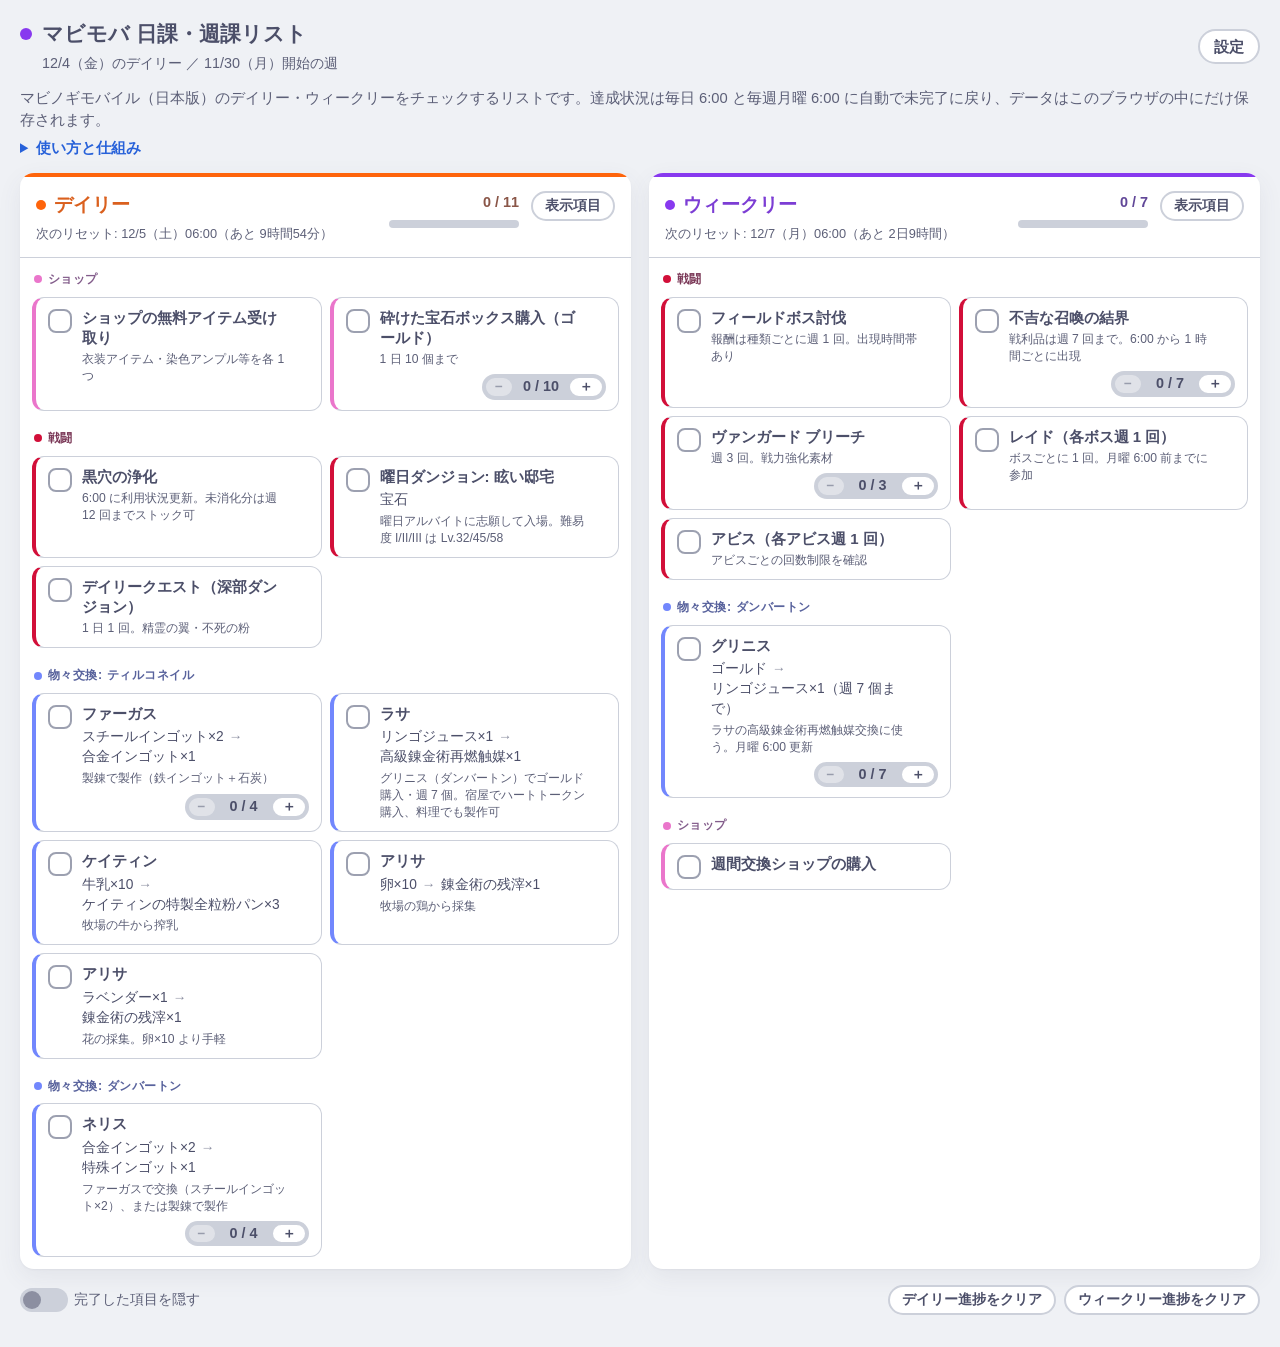
<file: index.html>
<!DOCTYPE html>
<html lang="ja" data-flavor="auto">
<head>
  <meta charset="UTF-8">
  <meta name="viewport" content="width=device-width, initial-scale=1">
  <meta name="color-scheme" content="light dark">
  <!-- 保存済みのフレーバーを CSS 読み込み前に反映して、ダーク設定時のちらつきを防ぐ -->
  <script data-flavor-init>
    (function () {
      try {
        var s = JSON.parse(localStorage.getItem("mabimoba_worklist_v1") || "{}");
        var st = s && s.settings ? s.settings : {};
        var f = st.flavor;
        if (["auto", "latte", "frappe", "macchiato", "mocha"].indexOf(f) < 0) {
          f = st.theme === "light" ? "latte" : st.theme === "dark" ? "mocha" : "auto";
        }
        document.documentElement.setAttribute("data-flavor", f);
      } catch (e) { /* 保存データが読めなければ auto のまま */ }
    })();
  </script>
  <title>マビノギモバイル 日課・週課チェックリスト | マビモバ日課リスト</title>
  <meta name="description" content="マビノギモバイル（日本版）のデイリー・ウィークリーをブラウザでチェックできる無料ツール。毎日 6:00・月曜 6:00 に自動リセット。物々交換 82 件、曜日ダンジョン、表示項目のカスタマイズに対応。ログイン不要、データはブラウザに保存。">
  <link rel="canonical" href="https://mabimobaworklist.tyuukiti.com/">
  <meta name="robots" content="index,follow">
  <meta name="google-site-verification" content="lI6BuKmlCjTkz-jt9MV4pf7I6gD5UrAS1mzYM55zUFA">
  <meta name="theme-color" content="#eff1f5" media="(prefers-color-scheme: light)">
  <meta name="theme-color" content="#1e1e2e" media="(prefers-color-scheme: dark)">
  <link rel="icon" href="favicon.ico" sizes="any">
  <link rel="icon" href="assets/favicon-32x32.png" type="image/png" sizes="32x32">
  <link rel="icon" href="assets/favicon-16x16.png" type="image/png" sizes="16x16">
  <link rel="apple-touch-icon" href="assets/apple-touch-icon.png">
  <link rel="manifest" href="manifest.webmanifest">
  <!-- SNS 共有カード（OGP / Twitter） -->
  <meta property="og:type" content="website">
  <meta property="og:site_name" content="マビモバ 日課・週課リスト">
  <meta property="og:title" content="マビノギモバイル 日課・週課チェックリスト">
  <meta property="og:description" content="デイリー・ウィークリーを毎日 6:00／月曜 6:00 に自動リセット。物々交換 82 件を収録。ログイン不要、データはブラウザ保存。">
  <meta property="og:url" content="https://mabimobaworklist.tyuukiti.com/">
  <meta property="og:image" content="https://mabimobaworklist.tyuukiti.com/assets/og-image.png">
  <meta property="og:image:width" content="1200">
  <meta property="og:image:height" content="630">
  <meta property="og:locale" content="ja_JP">
  <meta name="twitter:card" content="summary_large_image">
  <meta name="twitter:title" content="マビノギモバイル 日課・週課チェックリスト">
  <meta name="twitter:description" content="デイリー・ウィークリーを毎日 6:00／月曜 6:00 に自動リセット。物々交換 82 件を収録。ログイン不要、データはブラウザ保存。">
  <meta name="twitter:image" content="https://mabimobaworklist.tyuukiti.com/assets/og-image.png">
  <script type="application/ld+json">
  {
    "@context": "https://schema.org",
    "@type": "WebApplication",
    "name": "マビモバ 日課・週課リスト",
    "alternateName": "マビノギモバイル 日課・週課チェックリスト",
    "url": "https://mabimobaworklist.tyuukiti.com/",
    "description": "マビノギモバイル（日本版）のデイリー・ウィークリーをブラウザでチェックできる無料ツール。毎日 6:00・月曜 6:00 に自動リセット。物々交換 82 件、曜日ダンジョン、表示項目のカスタマイズに対応。ログイン不要、データはブラウザに保存。",
    "applicationCategory": "UtilitiesApplication",
    "operatingSystem": "Any",
    "browserRequirements": "Requires JavaScript",
    "inLanguage": "ja",
    "isAccessibleForFree": true,
    "offers": { "@type": "Offer", "price": "0", "priceCurrency": "JPY" },
    "author": { "@type": "Person", "name": "tyuukiti", "url": "https://github.com/tyuukiti" }
  }
  </script>
  <!-- Google Analytics 4: 測定 ID（G-XXXXXXXXXX）を入れると読み込む。空・ローカル・file:// では何もしない -->
  <script>
    window.GA_MEASUREMENT_ID = "G-KG2CXN0STB";
    (function () {
      var id = window.GA_MEASUREMENT_ID;
      var h = location.hostname;
      if (!id || location.protocol === "file:" || h === "localhost" || h === "127.0.0.1") return;
      var s = document.createElement("script");
      s.async = true;
      s.src = "https://www.googletagmanager.com/gtag/js?id=" + encodeURIComponent(id);
      document.head.appendChild(s);
      window.dataLayer = window.dataLayer || [];
      function gtag() { window.dataLayer.push(arguments); }
      window.gtag = gtag;
      gtag("js", new Date());
      gtag("config", id);
    })();
  </script>
  <link rel="stylesheet" href="css/style.css">
</head>
<body>
  <div id="storage-warning" class="banner warn" hidden>
    このブラウザではローカルストレージが使えないため、設定と進捗は保存されません（プライベートモード等）。
  </div>

  <header class="app-header">
    <div class="header-main">
      <h1>マビモバ 日課・週課リスト</h1>
      <p class="sub" id="period-label"></p>
    </div>
    <div class="header-actions">
      <button type="button" class="btn" id="btn-settings">設定</button>
    </div>
  </header>

  <!-- 概要（初見の人と検索エンジン向け） -->
  <section class="intro" aria-label="このツールについて">
    <p class="intro-lead">マビノギモバイル（日本版）のデイリー・ウィークリーをチェックするリストです。達成状況は毎日 6:00 と毎週月曜 6:00 に自動で未完了に戻り、データはこのブラウザの中にだけ保存されます。</p>
    <details class="intro-more">
      <summary>使い方と仕組み</summary>
      <ul>
        <li>カードをクリックで完了、回数つきの項目は「−」「＋」で進めます。</li>
        <li>各列の「表示項目」で、表示する項目の選択・並べ替え・名前や回数の編集・独自項目の追加ができます。カード右上の × でも項目を外せます。</li>
        <li>物々交換はティルコネイル / トゥガルドアイル / ダンバートン / コレンの 29 NPC・82 件を収録。曜日ダンジョンは曜日に合わせて内容が切り替わります。</li>
        <li>設定からリセット時刻の変更、配色（Catppuccin 4 フレーバー）、設定と進捗の JSON エクスポート / インポートができます。</li>
        <li>アクセス状況の把握のため Google アナリティクスを使用しています。チェックの内容や設定は送信されません。</li>
        <li>回数や素材名がゲーム内の表示と違う場合は「編集」で直してください。</li>
      </ul>
    </details>
  </section>

  <main class="columns">
    <section class="column" data-type="daily">
      <div class="column-head">
        <div>
          <h2>デイリー</h2>
          <p class="reset-info">次のリセット: <span id="daily-next"></span>（<span id="daily-countdown"></span>）</p>
        </div>
        <div class="progress-wrap">
          <span class="progress-text" id="daily-progress-text">0 / 0</span>
          <div class="progress-bar"><div class="progress-fill" id="daily-progress-fill"></div></div>
        </div>
        <button type="button" class="btn small head-btn" data-customize="daily" aria-label="デイリーの表示項目を設定">表示項目</button>
      </div>
      <div class="task-list" id="daily-list"></div>
    </section>

    <section class="column" data-type="weekly">
      <div class="column-head">
        <div>
          <h2>ウィークリー</h2>
          <p class="reset-info">次のリセット: <span id="weekly-next"></span>（<span id="weekly-countdown"></span>）</p>
        </div>
        <div class="progress-wrap">
          <span class="progress-text" id="weekly-progress-text">0 / 0</span>
          <div class="progress-bar"><div class="progress-fill" id="weekly-progress-fill"></div></div>
        </div>
        <button type="button" class="btn small head-btn" data-customize="weekly" aria-label="ウィークリーの表示項目を設定">表示項目</button>
      </div>
      <div class="task-list" id="weekly-list"></div>
    </section>
  </main>

  <footer class="toolbar">
    <label class="check-inline"><input type="checkbox" id="opt-hide-completed"> 完了した項目を隠す</label>
    <span class="spacer"></span>
    <button type="button" class="btn small" id="btn-reset-daily">デイリー進捗をクリア</button>
    <button type="button" class="btn small" id="btn-reset-weekly">ウィークリー進捗をクリア</button>
  </footer>


  <!-- 表示項目のカスタマイズ -->
  <dialog id="dlg-customize" class="dialog wide">
    <form method="dialog" class="dialog-head">
      <h2 id="customize-title">表示項目</h2>
      <button type="submit" class="btn icon" aria-label="閉じる">×</button>
    </form>
    <div class="dialog-body">
      <div class="customize-toolbar">
        <input type="search" id="customize-search" placeholder="名前・カテゴリで絞り込み" autocomplete="off">
        <button type="button" class="btn small" id="btn-show-all">すべて表示</button>
        <button type="button" class="btn small" id="btn-hide-all">すべて非表示</button>
        <button type="button" class="btn small primary" id="btn-add-task">＋ 項目を追加</button>
      </div>
      <p class="hint">行をクリックで表示／非表示、↑↓ で並べ替え。ここでの並び順がそのまま画面の表示順になり、カテゴリが変わる位置に見出しが入ります。既定項目も名前や回数を編集できます（「既定に戻す」で元に戻せます）。</p>
      <div id="customize-list" class="customize-list"></div>
    </div>
  </dialog>

  <!-- 項目の追加・編集 -->
  <dialog id="dlg-edit" class="dialog">
    <form id="form-edit" class="dialog-form">
      <div class="dialog-head">
        <h2 id="edit-title">項目を追加</h2>
        <button type="button" class="btn icon" data-close aria-label="閉じる">×</button>
      </div>
      <div class="dialog-body">
        <input type="hidden" name="id">
        <label class="field" hidden>
          <span>種別</span>
          <select name="type">
            <option value="daily">デイリー</option>
            <option value="weekly">ウィークリー</option>
          </select>
        </label>
        <label class="field">
          <span>名前（1 行目） <em>*</em></span>
          <input type="text" name="name" required maxlength="80" placeholder="例: ファーガス">
        </label>
        <label class="field">
          <span>場所（名前の横に小さく表示）</span>
          <input type="text" name="place" maxlength="20" placeholder="例: ティルコネイル">
        </label>
        <label class="field">
          <span>2 行目（交換内容など。「→」の前後で折り返し）</span>
          <input type="text" name="sub" maxlength="120" placeholder="例: スチールインゴット×2 → 合金インゴット×1">
        </label>
        <label class="field">
          <span>カテゴリ</span>
          <input type="text" name="category" list="category-list" maxlength="20" placeholder="例: 戦闘">
          <datalist id="category-list"></datalist>
        </label>
        <label class="field">
          <span>回数（1 周期あたり）</span>
          <input type="number" name="count" min="1" max="999" value="1">
        </label>
        <label class="field">
          <span>メモ（3 行目。素材の入手方法など）</span>
          <input type="text" name="note" maxlength="120" placeholder="例: 製錬で製作（鉄インゴット＋石炭）">
        </label>
        <fieldset class="field">
          <legend>表示する曜日（未選択なら毎日）</legend>
          <div class="days">
            <label><input type="checkbox" name="days" value="1">月</label>
            <label><input type="checkbox" name="days" value="2">火</label>
            <label><input type="checkbox" name="days" value="3">水</label>
            <label><input type="checkbox" name="days" value="4">木</label>
            <label><input type="checkbox" name="days" value="5">金</label>
            <label><input type="checkbox" name="days" value="6">土</label>
            <label><input type="checkbox" name="days" value="0">日</label>
          </div>
        </fieldset>
      </div>
      <div class="dialog-foot">
        <button type="button" class="btn" data-close>キャンセル</button>
        <button type="submit" class="btn primary">保存</button>
      </div>
    </form>
  </dialog>

  <!-- 設定 -->
  <dialog id="dlg-settings" class="dialog">
    <form method="dialog" class="dialog-head">
      <h2>設定</h2>
      <button type="submit" class="btn icon" aria-label="閉じる">×</button>
    </form>
    <div class="dialog-body">
      <h3>リセット時刻</h3>
      <div class="field-row">
        <label class="field">
          <span>デイリー リセット時刻</span>
          <select id="set-daily-hour"></select>
        </label>
        <label class="field">
          <span>ウィークリー リセット曜日</span>
          <select id="set-weekly-day"></select>
        </label>
        <label class="field">
          <span>ウィークリー リセット時刻</span>
          <select id="set-weekly-hour"></select>
        </label>
      </div>
      <p class="hint">日本版の既定は デイリー 6:00 / ウィークリー 月曜 6:00。時刻はこの端末のローカル時刻で判定します。</p>

      <h3>表示</h3>
      <label class="field">
        <span>フレーバー（配色）</span>
        <select id="set-flavor">
          <option value="auto">OS の設定に合わせる（ライト: Latte / ダーク: Mocha）</option>
          <option value="latte">Latte（ライト）</option>
          <option value="frappe">Frappé（ダーク・やわらかめ）</option>
          <option value="macchiato">Macchiato（ダーク・中間）</option>
          <option value="mocha">Mocha（ダーク・いちばん暗い）</option>
        </select>
      </label>
      <p class="hint">配色は <a href="https://catppuccin.com" target="_blank" rel="noopener">Catppuccin</a> を使用しています。</p>

      <h3>データ</h3>
      <div class="btn-row">
        <button type="button" class="btn" id="btn-export">エクスポート（JSON）</button>
        <label class="btn file-btn">インポート（JSON）<input type="file" id="input-import" accept="application/json,.json" hidden></label>
      </div>
      <p class="hint">設定・表示項目・独自項目・進捗をファイルに書き出し／読み込みます。別ブラウザや別端末へ移すときに使います。</p>

      <h3>初期化</h3>
      <div class="btn-row">
        <button type="button" class="btn danger" id="btn-wipe">すべてのデータを削除して初期状態に戻す</button>
      </div>

      <p class="hint mono" id="debug-info"></p>
    </div>
  </dialog>

  <div id="toast" class="toast" hidden></div>

  <script src="js/tasks.js"></script>
  <script src="js/app.js"></script>
</body>
</html>
</file>
<file: css/style.css>
/* ============================================================
   配色: Catppuccin (https://catppuccin.com / MIT License)
   - フレーバー: latte（ライト） / frappe / macchiato / mocha（ダーク）
   - data-flavor="auto" は OS 設定に合わせて latte / mocha を切り替える
   - 使う色はパレットの色そのもの。混色で中間色を作らない
     （背景・面は Base / Mantle / Crust / Surface、文字は Text / Subtext / Overlay、
       強調は 14 色のアクセント、アクセント上の文字は Base）
   ============================================================ */
:root {
  --max-w: 1240px;
  --radius: 14px;
  --font: -apple-system, BlinkMacSystemFont, "Segoe UI", "Hiragino Sans", "Yu Gothic UI", "Meiryo", sans-serif;
}

/* ---- Catppuccin flavors（palette.json から生成） ---- */
:root, :root[data-flavor="latte"] {
  --ctp-rosewater: #dc8a78;
  --ctp-flamingo: #dd7878;
  --ctp-pink: #ea76cb;
  --ctp-mauve: #8839ef;
  --ctp-red: #d20f39;
  --ctp-maroon: #e64553;
  --ctp-peach: #fe640b;
  --ctp-yellow: #df8e1d;
  --ctp-green: #40a02b;
  --ctp-teal: #179299;
  --ctp-sky: #04a5e5;
  --ctp-sapphire: #209fb5;
  --ctp-blue: #1e66f5;
  --ctp-lavender: #7287fd;
  --ctp-text: #4c4f69;
  --ctp-subtext1: #5c5f77;
  --ctp-subtext0: #6c6f85;
  --ctp-overlay2: #7c7f93;
  --ctp-overlay1: #8c8fa1;
  --ctp-overlay0: #9ca0b0;
  --ctp-surface2: #acb0be;
  --ctp-surface1: #bcc0cc;
  --ctp-surface0: #ccd0da;
  --ctp-base: #eff1f5;
  --ctp-mantle: #e6e9ef;
  --ctp-crust: #dce0e8;
  color-scheme: light;
  --bg: var(--ctp-base);
  --panel: #ffffff;
  --card: #ffffff;
  --card-border: var(--ctp-surface0);
  --card-hover: var(--ctp-base);
  --control: #ffffff;
  --control-hover: var(--ctp-mantle);
  --border: var(--ctp-surface0);
  --track: var(--ctp-surface0);
  --check-border: var(--ctp-overlay0);
  --text: var(--ctp-text);
  --text-muted: var(--ctp-subtext1);
  --text-faint: var(--ctp-overlay1);
  /* アクセント色を文字に使うときの混合率（残りは --text と混ぜる）。Latte はアクセントが淡く小さな文字で読みにくいので、暗い文字色に寄せてコントラストを確保する */
  --accent-text-mix: 35%;
  --accent-heading-mix: 80%;
  /* 完了したカードの背景にカテゴリ色を混ぜる割合 */
  --done-tint: 14%;
  --shadow: 0 1px 2px rgba(76, 79, 105, 0.05), 0 8px 24px rgba(76, 79, 105, 0.08);
  --backdrop: rgba(76, 79, 105, 0.35);
  --btn-glow: rgba(76, 79, 105, 0.14);
}
:root[data-flavor="frappe"] {
  --ctp-rosewater: #f2d5cf;
  --ctp-flamingo: #eebebe;
  --ctp-pink: #f4b8e4;
  --ctp-mauve: #ca9ee6;
  --ctp-red: #e78284;
  --ctp-maroon: #ea999c;
  --ctp-peach: #ef9f76;
  --ctp-yellow: #e5c890;
  --ctp-green: #a6d189;
  --ctp-teal: #81c8be;
  --ctp-sky: #99d1db;
  --ctp-sapphire: #85c1dc;
  --ctp-blue: #8caaee;
  --ctp-lavender: #babbf1;
  --ctp-text: #c6d0f5;
  --ctp-subtext1: #b5bfe2;
  --ctp-subtext0: #a5adce;
  --ctp-overlay2: #949cbb;
  --ctp-overlay1: #838ba7;
  --ctp-overlay0: #737994;
  --ctp-surface2: #626880;
  --ctp-surface1: #51576d;
  --ctp-surface0: #414559;
  --ctp-base: #303446;
  --ctp-mantle: #292c3c;
  --ctp-crust: #232634;
  color-scheme: dark;
  --bg: var(--ctp-base);
  --panel: var(--ctp-mantle);
  --card: var(--ctp-surface0);
  --card-border: var(--ctp-surface0);
  --card-hover: var(--ctp-surface1);
  --control: var(--ctp-surface0);
  --control-hover: var(--ctp-surface1);
  --border: var(--ctp-surface1);
  --track: var(--ctp-surface1);
  --check-border: var(--ctp-overlay0);
  --text: var(--ctp-text);
  --text-muted: var(--ctp-subtext0);
  --text-faint: var(--ctp-overlay1);
  --accent-text-mix: 100%;
  --accent-heading-mix: 100%;
  --done-tint: 20%;
  --shadow: 0 1px 2px rgba(0, 0, 0, 0.25), 0 8px 24px rgba(0, 0, 0, 0.3);
  --backdrop: rgba(0, 0, 0, 0.55);
  --btn-glow: rgba(255, 255, 255, 0.22);
}
:root[data-flavor="macchiato"] {
  --ctp-rosewater: #f4dbd6;
  --ctp-flamingo: #f0c6c6;
  --ctp-pink: #f5bde6;
  --ctp-mauve: #c6a0f6;
  --ctp-red: #ed8796;
  --ctp-maroon: #ee99a0;
  --ctp-peach: #f5a97f;
  --ctp-yellow: #eed49f;
  --ctp-green: #a6da95;
  --ctp-teal: #8bd5ca;
  --ctp-sky: #91d7e3;
  --ctp-sapphire: #7dc4e4;
  --ctp-blue: #8aadf4;
  --ctp-lavender: #b7bdf8;
  --ctp-text: #cad3f5;
  --ctp-subtext1: #b8c0e0;
  --ctp-subtext0: #a5adcb;
  --ctp-overlay2: #939ab7;
  --ctp-overlay1: #8087a2;
  --ctp-overlay0: #6e738d;
  --ctp-surface2: #5b6078;
  --ctp-surface1: #494d64;
  --ctp-surface0: #363a4f;
  --ctp-base: #24273a;
  --ctp-mantle: #1e2030;
  --ctp-crust: #181926;
  color-scheme: dark;
  --bg: var(--ctp-base);
  --panel: var(--ctp-mantle);
  --card: var(--ctp-surface0);
  --card-border: var(--ctp-surface0);
  --card-hover: var(--ctp-surface1);
  --control: var(--ctp-surface0);
  --control-hover: var(--ctp-surface1);
  --border: var(--ctp-surface1);
  --track: var(--ctp-surface1);
  --check-border: var(--ctp-overlay0);
  --text: var(--ctp-text);
  --text-muted: var(--ctp-subtext0);
  --text-faint: var(--ctp-overlay1);
  --accent-text-mix: 100%;
  --accent-heading-mix: 100%;
  --done-tint: 20%;
  --shadow: 0 1px 2px rgba(0, 0, 0, 0.25), 0 8px 24px rgba(0, 0, 0, 0.3);
  --backdrop: rgba(0, 0, 0, 0.55);
  --btn-glow: rgba(255, 255, 255, 0.22);
}
:root[data-flavor="mocha"] {
  --ctp-rosewater: #f5e0dc;
  --ctp-flamingo: #f2cdcd;
  --ctp-pink: #f5c2e7;
  --ctp-mauve: #cba6f7;
  --ctp-red: #f38ba8;
  --ctp-maroon: #eba0ac;
  --ctp-peach: #fab387;
  --ctp-yellow: #f9e2af;
  --ctp-green: #a6e3a1;
  --ctp-teal: #94e2d5;
  --ctp-sky: #89dceb;
  --ctp-sapphire: #74c7ec;
  --ctp-blue: #89b4fa;
  --ctp-lavender: #b4befe;
  --ctp-text: #cdd6f4;
  --ctp-subtext1: #bac2de;
  --ctp-subtext0: #a6adc8;
  --ctp-overlay2: #9399b2;
  --ctp-overlay1: #7f849c;
  --ctp-overlay0: #6c7086;
  --ctp-surface2: #585b70;
  --ctp-surface1: #45475a;
  --ctp-surface0: #313244;
  --ctp-base: #1e1e2e;
  --ctp-mantle: #181825;
  --ctp-crust: #11111b;
  color-scheme: dark;
  --bg: var(--ctp-base);
  --panel: var(--ctp-mantle);
  --card: var(--ctp-surface0);
  --card-border: var(--ctp-surface0);
  --card-hover: var(--ctp-surface1);
  --control: var(--ctp-surface0);
  --control-hover: var(--ctp-surface1);
  --border: var(--ctp-surface1);
  --track: var(--ctp-surface1);
  --check-border: var(--ctp-overlay0);
  --text: var(--ctp-text);
  --text-muted: var(--ctp-subtext0);
  --text-faint: var(--ctp-overlay1);
  --accent-text-mix: 100%;
  --accent-heading-mix: 100%;
  --done-tint: 20%;
  --shadow: 0 1px 2px rgba(0, 0, 0, 0.25), 0 8px 24px rgba(0, 0, 0, 0.3);
  --backdrop: rgba(0, 0, 0, 0.55);
  --btn-glow: rgba(255, 255, 255, 0.22);
}
@media (prefers-color-scheme: dark) {
:root[data-flavor="auto"] {
    --ctp-rosewater: #f5e0dc;
    --ctp-flamingo: #f2cdcd;
    --ctp-pink: #f5c2e7;
    --ctp-mauve: #cba6f7;
    --ctp-red: #f38ba8;
    --ctp-maroon: #eba0ac;
    --ctp-peach: #fab387;
    --ctp-yellow: #f9e2af;
    --ctp-green: #a6e3a1;
    --ctp-teal: #94e2d5;
    --ctp-sky: #89dceb;
    --ctp-sapphire: #74c7ec;
    --ctp-blue: #89b4fa;
    --ctp-lavender: #b4befe;
    --ctp-text: #cdd6f4;
    --ctp-subtext1: #bac2de;
    --ctp-subtext0: #a6adc8;
    --ctp-overlay2: #9399b2;
    --ctp-overlay1: #7f849c;
    --ctp-overlay0: #6c7086;
    --ctp-surface2: #585b70;
    --ctp-surface1: #45475a;
    --ctp-surface0: #313244;
    --ctp-base: #1e1e2e;
    --ctp-mantle: #181825;
    --ctp-crust: #11111b;
    color-scheme: dark;
    --bg: var(--ctp-base);
    --panel: var(--ctp-mantle);
    --card: var(--ctp-surface0);
    --card-border: var(--ctp-surface0);
    --card-hover: var(--ctp-surface1);
    --control: var(--ctp-surface0);
    --control-hover: var(--ctp-surface1);
    --border: var(--ctp-surface1);
    --track: var(--ctp-surface1);
    --check-border: var(--ctp-overlay0);
    --text: var(--ctp-text);
    --text-muted: var(--ctp-subtext0);
    --text-faint: var(--ctp-overlay1);
    --accent-text-mix: 100%;
    --accent-heading-mix: 100%;
    --done-tint: 20%;
    --shadow: 0 1px 2px rgba(0, 0, 0, 0.25), 0 8px 24px rgba(0, 0, 0, 0.3);
    --backdrop: rgba(0, 0, 0, 0.55);
  --btn-glow: rgba(255, 255, 255, 0.22);
  }
}

/* ---- アクセント（全フレーバー共通の役割割り当て） ---- */
:root {
  --primary: var(--ctp-blue);
  --link: color-mix(in srgb, var(--primary) var(--accent-heading-mix), var(--text)); /* リンク・見出しなど文字に使う primary */
  --on-accent: var(--ctp-base);
  --daily: var(--ctp-peach);
  --weekly: var(--ctp-mauve);
  --danger: var(--ctp-red);
  --warn: var(--ctp-yellow);

  --cat-login: var(--ctp-sky);
  --cat-mission: var(--ctp-mauve);
  --cat-guild: var(--ctp-teal);
  --cat-shop: var(--ctp-pink);
  --cat-battle: var(--ctp-red);
  --cat-quest: var(--ctp-blue);
  --cat-resource: var(--ctp-yellow);
  --cat-life: var(--ctp-green);
  --cat-barter: var(--ctp-lavender);
  --cat-other: var(--ctp-overlay1);
  --cat-x1: var(--ctp-peach);
  --cat-x2: var(--ctp-sapphire);
  --cat-x3: var(--ctp-maroon);
  --cat-x4: var(--ctp-flamingo);
  --cat-x5: var(--ctp-rosewater);
  --cat-x6: var(--ctp-overlay2);
}

/* カテゴリ → --cat の割り当て */
.task, .group-title, .c-row, .c-group { --cat: var(--cat-other); }
[data-cat="login"] { --cat: var(--cat-login); }
[data-cat="mission"] { --cat: var(--cat-mission); }
[data-cat="guild"] { --cat: var(--cat-guild); }
[data-cat="shop"] { --cat: var(--cat-shop); }
[data-cat="battle"] { --cat: var(--cat-battle); }
[data-cat="quest"] { --cat: var(--cat-quest); }
[data-cat="resource"] { --cat: var(--cat-resource); }
[data-cat="life"] { --cat: var(--cat-life); }
[data-cat="barter"] { --cat: var(--cat-barter); }
[data-cat="other"] { --cat: var(--cat-other); }
[data-cat="x1"] { --cat: var(--cat-x1); }
[data-cat="x2"] { --cat: var(--cat-x2); }
[data-cat="x3"] { --cat: var(--cat-x3); }
[data-cat="x4"] { --cat: var(--cat-x4); }
[data-cat="x5"] { --cat: var(--cat-x5); }
[data-cat="x6"] { --cat: var(--cat-x6); }

/* ============================================================
   ベース
   ============================================================ */
* { box-sizing: border-box; }

html, body { margin: 0; padding: 0; }

body {
  font-family: var(--font);
  font-size: 15px;
  line-height: 1.5;
  color: var(--text);
  background: var(--bg);
  min-height: 100vh;
  padding: 0 16px 32px;
}

h1, h2, h3 { margin: 0; font-weight: 700; }
h1 { font-size: 1.3rem; display: flex; align-items: center; gap: 10px; }
h1::before {
  content: "";
  width: 12px;
  height: 12px;
  border-radius: 50%;
  background: var(--ctp-mauve);
  flex: 0 0 auto;
}
h2 { font-size: 1.1rem; }
h3 { font-size: 0.9rem; margin: 18px 0 8px; color: var(--link); }

a { color: var(--link); }
button, input, select { font: inherit; color: inherit; }

.app-header, .columns, .toolbar, .banner, .intro {
  max-width: var(--max-w);
  margin-left: auto;
  margin-right: auto;
}

/* ---------- header ---------- */
.app-header {
  display: flex;
  align-items: center;
  justify-content: space-between;
  gap: 12px;
  padding: 18px 0 12px;
  flex-wrap: wrap;
}
.app-header .sub { margin: 4px 0 0 22px; color: var(--text-muted); font-size: 0.9rem; }
.header-actions { display: flex; gap: 8px; }

.banner {
  margin-top: 12px;
  padding: 10px 14px;
  border-radius: var(--radius);
  font-size: 0.9rem;
}
.banner.warn { background: var(--panel); border-left: 4px solid var(--warn); color: var(--text); }

/* ---------- intro（概要文） ---------- */
.intro { margin-bottom: 14px; font-size: 0.92rem; color: var(--text-muted); }
.intro-lead { margin: 0; }
.intro-more { margin-top: 6px; }
.intro-more summary { cursor: pointer; color: var(--link); font-weight: 600; width: fit-content; }
.intro-more ul { margin: 8px 0 0; padding-left: 20px; }
.intro-more li { margin: 2px 0; }

/* ---------- buttons ----------
   Uiverse.io by iZOXVL (wise-goat-75): 2px 枠のピル型。ホバーで枠と背景が少し明るくなり、中心から淡い光が広がる */
.btn {
  position: relative;
  overflow: hidden;
  appearance: none;
  border: 2px solid var(--border);
  background: var(--control);
  color: var(--text);
  border-radius: 999px;
  padding: 6px 14px;
  cursor: pointer;
  line-height: 1.3;
  font-weight: 700;
  white-space: nowrap;
  outline: none;
  transition: all 0.4s ease;
}
.btn::after {
  content: "";
  position: absolute;
  top: 0;
  left: 0;
  width: 100%;
  height: 100%;
  background: radial-gradient(circle, var(--btn-glow) 0%, transparent 70%);
  transform: scale(0);
  transition: transform 0.5s ease;
  pointer-events: none;
}
.btn:hover::after { transform: scale(4); }
.btn:hover { border-color: var(--ctp-overlay0); background: var(--control-hover); }
.btn:active { transform: scale(0.97); }
.btn:focus-visible { outline: 2px solid var(--primary); outline-offset: 2px; }
.btn.small { padding: 4px 12px; font-size: 0.85rem; }
.btn.icon { width: 34px; height: 34px; padding: 0; font-size: 1.2rem; line-height: 1; }
.btn.danger { color: var(--danger); border-color: var(--danger); }
.btn.danger:hover { border-color: var(--danger); }
.btn.primary { background: var(--primary); border-color: var(--primary); color: var(--on-accent); }
.btn.primary:hover { background: var(--ctp-sapphire); border-color: var(--ctp-sapphire); }
.btn[disabled] { opacity: 0.4; cursor: default; }
.btn[disabled]::after { display: none; }
.btn[disabled]:hover { background: var(--control); border-color: var(--border); transform: none; }
.btn.danger[disabled]:hover { border-color: var(--danger); }
.btn.primary[disabled]:hover { background: var(--primary); border-color: var(--primary); }
.btn.file-btn { display: inline-block; }
.btn-row { display: flex; gap: 8px; flex-wrap: wrap; }

/* 見出し右の「表示項目」ボタン */
.head-btn { flex: 0 0 auto; }

/* 2 行目（交換内容）: 矢印の前後でだけ折り返す */
.task-sub { font-size: 0.86rem; margin-top: 3px; line-height: 1.45; }
.task-sub .give, .task-sub .get, .c-sub .give, .c-sub .get { display: inline-block; }
.task-sub .arrow, .c-sub .arrow { display: inline-block; margin: 0 5px; color: var(--text-faint); }
.task.done .task-sub { color: var(--text-muted); }
.c-sub { font-size: 0.8rem; }

/* ---------- columns ---------- */
.columns {
  display: grid;
  grid-template-columns: repeat(auto-fit, minmax(min(100%, 380px), 1fr));
  gap: 18px;
}

.column {
  --sec: var(--primary);
  background: var(--panel);
  border-radius: var(--radius);
  box-shadow: var(--shadow);
  overflow: hidden;
}
.column[data-type="daily"] { --sec: var(--daily); }
.column[data-type="weekly"] { --sec: var(--weekly); }

.column-head {
  display: flex;
  justify-content: space-between;
  align-items: flex-start;
  gap: 12px;
  padding: 14px 16px;
  border-top: 4px solid var(--sec);
  border-bottom: 1px solid var(--card-border);
}
.column-head > div:first-child { flex: 1 1 0; min-width: 0; }
.column-head h2 { font-size: 1.2rem; color: color-mix(in srgb, var(--sec) var(--accent-heading-mix), var(--text)); display: flex; align-items: center; gap: 8px; }
.column-head h2::before {
  content: "";
  width: 10px;
  height: 10px;
  border-radius: 50%;
  background: var(--sec);
  flex: 0 0 auto;
}
.reset-info { margin: 4px 0 0; font-size: 0.8rem; color: var(--text-muted); }
.progress-wrap { min-width: 130px; text-align: right; }
.progress-text { font-size: 0.9rem; font-weight: 700; font-variant-numeric: tabular-nums; color: color-mix(in srgb, var(--sec) var(--accent-text-mix), var(--text)); }
.progress-bar {
  height: 8px;
  margin-top: 6px;
  background: var(--track);
  border-radius: 999px;
  overflow: hidden;
}
.progress-fill {
  height: 100%;
  width: 0;
  background: var(--sec);
  border-radius: 999px;
  transition: width 0.25s;
}

/* ---------- task cards ---------- */
.task-list {
  display: grid;
  grid-template-columns: repeat(auto-fill, minmax(min(100%, 250px), 1fr));
  gap: 8px;
  padding: 12px;
  align-content: start;
}
.group-title {
  grid-column: 1 / -1;
  display: flex;
  align-items: center;
  gap: 6px;
  margin: 10px 2px 0;
  font-size: 0.78rem;
  font-weight: 700;
  letter-spacing: 0.04em;
  color: color-mix(in srgb, var(--cat) var(--accent-text-mix), var(--text));
}
.group-title:first-child { margin-top: 0; }
.cat-dot {
  width: 8px;
  height: 8px;
  border-radius: 50%;
  background: var(--cat);
  flex: 0 0 auto;
}
.empty {
  grid-column: 1 / -1;
  padding: 24px 14px;
  text-align: center;
  color: var(--text-muted);
  font-size: 0.9rem;
}

.task {
  position: relative;
  display: grid;
  grid-template-columns: auto 1fr;
  column-gap: 10px;
  row-gap: 6px;
  align-items: start;
  padding: 10px 12px;
  border: 1px solid var(--card-border);
  border-left: 4px solid var(--cat);
  border-radius: 12px;
  background: var(--card);
  cursor: pointer;
  user-select: none;
  transition: background 0.12s, opacity 0.12s, transform 0.08s;
}
.task:hover { background: var(--card-hover); }
.task:active { transform: scale(0.995); }
.task:focus-visible { outline: 2px solid var(--primary); outline-offset: 2px; }
/* 完了: 色は足さず、カード全体を薄くして取り消し線 */
.task.done { background: color-mix(in srgb, var(--cat) var(--done-tint), var(--card)); }
.task.done:hover { background: color-mix(in srgb, var(--cat) calc(var(--done-tint) + 6%), var(--card)); }
.task.done .task-name { text-decoration: line-through; color: var(--text-muted); }

/* チェックボックス: Uiverse.io by kyle1dev (afraid-wasp-94) を Catppuccin 色で。チェック時に線が描かれて弾む */
.task-check {
  position: relative;
  width: 24px;
  height: 24px;
  margin-top: 1px;
  border: 2px solid var(--check-border);
  border-radius: 8px;
  background: var(--control);
  color: var(--on-accent);
  transition: all 0.2s ease;
}
.task-check .checkbox-icon {
  position: absolute;
  inset: 0;
  margin: auto;
  width: 80%;
  height: 80%;
  transform: scale(0);
  transition: transform 0.2s ease;
}
.task-check .check-path { stroke-dasharray: 40; stroke-dashoffset: 40; transition: stroke-dashoffset 0.3s ease 0.1s; }
.task:hover .task-check { transform: scale(1.05); }
.task:active .task-check { transform: scale(0.95); }
.task.partial .task-check { border-color: var(--cat); }
.task.done .task-check { background: var(--cat); border-color: var(--cat); }
.task.done .task-check .checkbox-icon { transform: scale(1); }
.task.done .task-check .check-path { stroke-dashoffset: 0; }
/* 今チェックしたカードだけアニメーション（再描画のたびに全部が動かないように） */
.task.pop .task-check { animation: check-bounce 0.3s cubic-bezier(0.4, 0, 0.2, 1); }
.task.pop .task-check .checkbox-icon { animation: check-in 0.2s ease; }
.task.pop .task-check .check-path { animation: check-draw 0.3s ease 0.1s both; }
@keyframes check-bounce { 0%, 100% { transform: scale(1); } 50% { transform: scale(1.1); } }
@keyframes check-in { from { transform: scale(0); } to { transform: scale(1); } }
@keyframes check-draw { from { stroke-dashoffset: 40; } to { stroke-dashoffset: 0; } }

.task-body { min-width: 0; padding-right: 18px; }

/* カード右上の × : ホバー時に現れ、押すと表示項目から外れる */
.task-hide {
  position: absolute;
  top: 4px;
  right: 4px;
  width: 24px;
  height: 24px;
  padding: 0;
  border: 0;
  border-radius: 50%;
  background: none;
  color: var(--text-faint);
  font-size: 18px;
  line-height: 1;
  cursor: pointer;
  opacity: 0;
  transition: opacity 0.15s ease, background 0.15s ease, color 0.15s ease;
}
.task:hover .task-hide, .task-hide:focus-visible { opacity: 1; }
.task-hide:hover { background: var(--control-hover); color: var(--text); }
.task-hide:focus-visible { outline: 2px solid var(--primary); outline-offset: 1px; }
@media (hover: none) { .task-hide { opacity: 0.6; } }
.task-name { font-weight: 600; line-height: 1.35; }
.task-note { font-size: 0.76rem; color: var(--text-muted); margin-top: 3px; line-height: 1.4; }

.task-counter {
  grid-column: 2;
  justify-self: end;
  display: inline-flex;
  align-items: center;
  gap: 2px;
  padding: 2px;
  border-radius: 999px;
  background: var(--track);
  font-variant-numeric: tabular-nums;
  font-size: 0.9rem;
}
.task-counter .btn { padding: 0 9px; }
.task-counter .num { min-width: 50px; text-align: center; font-weight: 700; color: var(--text); }

.chip {
  display: inline-block;
  font-size: 0.7rem;
  padding: 1px 8px;
  border-radius: 999px;
  background: var(--track);
  color: var(--primary);
  margin-left: 6px;
  vertical-align: middle;
  font-weight: 600;
}
.chip.muted { color: var(--text-muted); }

/* ---------- footer toolbar ---------- */
.toolbar {
  display: flex;
  align-items: center;
  gap: 8px;
  flex-wrap: wrap;
  margin-top: 16px;
  font-size: 0.9rem;
  color: var(--text-muted);
}
.toolbar .spacer { flex: 1 1 auto; }
.check-inline { display: inline-flex; align-items: center; gap: 6px; cursor: pointer; }
/* トグル: Uiverse.io by TimTrayler (quiet-swan-35) を Catppuccin 色で */
.check-inline input {
  appearance: none;
  -webkit-appearance: none;
  position: relative;
  flex: 0 0 auto;
  font-size: 13px;
  width: 3.7em;
  height: 1.8em;
  margin: 0;
  border: 0;
  border-radius: 30px;
  background: var(--track);
  cursor: pointer;
  transition: 0.2s;
}
.check-inline input::before {
  content: "";
  position: absolute;
  height: 1.4em;
  width: 1.4em;
  left: 0.2em;
  bottom: 0.2em;
  border-radius: 20px;
  background: var(--ctp-overlay1);
  transition: 0.4s;
}
.check-inline input:checked { background: var(--ctp-surface2); }
.check-inline input:checked::before { background: var(--primary); transform: translateX(1.9em); }
.check-inline input:focus-visible { outline: 2px solid var(--primary); outline-offset: 2px; }

/* ---------- dialogs ---------- */
.dialog {
  border: 0;
  border-radius: 16px;
  padding: 0;
  width: min(560px, calc(100vw - 32px));
  max-height: calc(100vh - 32px);
  background: var(--panel);
  color: var(--text);
  box-shadow: var(--shadow);
}
.dialog.wide { width: min(760px, calc(100vw - 32px)); }
.dialog::backdrop { background: var(--backdrop); }
.dialog-head {
  display: flex;
  align-items: center;
  justify-content: space-between;
  gap: 8px;
  padding: 14px 16px;
  border-bottom: 1px solid var(--border);
  border-top: 4px solid var(--primary);
  margin: 0;
}
.dialog-body { padding: 12px 16px 16px; overflow: auto; max-height: calc(100vh - 150px); }
.dialog-foot {
  display: flex;
  justify-content: flex-end;
  gap: 8px;
  padding: 12px 16px;
  border-top: 1px solid var(--border);
}
.dialog-form { margin: 0; }

.field { display: flex; flex-direction: column; gap: 4px; margin: 0 0 12px; min-width: 0; }
.field > span, .field > legend { font-size: 0.82rem; color: var(--text-muted); }
.field em { color: var(--danger); font-style: normal; }
.field input[type="text"], .field input[type="number"], .field select, .field input[type="search"] {
  padding: 7px 10px;
  border: 1px solid var(--border);
  border-radius: 10px;
  background: var(--control);
}
.field input:focus-visible, .field select:focus-visible { outline: 2px solid var(--primary); outline-offset: 1px; }
fieldset.field { border: 0; padding: 0; margin: 0 0 12px; }
.field-row { display: grid; grid-template-columns: repeat(auto-fit, minmax(150px, 1fr)); gap: 10px; }
.days { display: flex; gap: 6px; flex-wrap: wrap; }
.days label {
  display: inline-flex;
  align-items: center;
  gap: 3px;
  padding: 4px 8px;
  border: 1px solid var(--border);
  border-radius: 10px;
  background: var(--control);
  cursor: pointer;
  font-size: 0.9rem;
}
.days input { accent-color: var(--primary); }
.hint { font-size: 0.8rem; color: var(--text-muted); margin: 6px 0 10px; }
.hint.mono { font-family: ui-monospace, Consolas, monospace; font-size: 0.75rem; white-space: pre-wrap; }

/* ---------- customize ---------- */
#dlg-customize[data-type="daily"] .dialog-head { border-top-color: var(--daily); }
#dlg-customize[data-type="weekly"] .dialog-head { border-top-color: var(--weekly); }

.customize-toolbar { display: flex; gap: 6px; flex-wrap: wrap; align-items: center; margin-bottom: 4px; }
.customize-toolbar input[type="search"] {
  flex: 1 1 180px;
  padding: 6px 10px;
  border: 1px solid var(--border);
  border-radius: 10px;
  background: var(--control);
  min-width: 0;
}

.customize-list { display: flex; flex-direction: column; gap: 4px; }
.c-row {
  display: flex;
  align-items: center;
  gap: 8px;
  padding: 6px 8px 6px 10px;
  border-radius: 10px;
  cursor: pointer;
  user-select: none;
  background: var(--card);
  border: 1px solid var(--card-border);
  border-left: 4px solid var(--cat);
}
.c-row:hover { background: var(--card-hover); }
.c-row:focus-visible { outline: 2px solid var(--primary); outline-offset: 2px; }
.c-row.hidden-task { opacity: 0.55; }
.c-row.hidden-task:hover { opacity: 0.8; }
/* 表示項目ダイアログのチェック（同じ kyle1dev の部品） */
.vis-check { display: inline-flex; flex: 0 0 auto; pointer-events: none; }
.vis-check .checkbox-wrapper { position: relative; width: 22px; height: 22px; border-radius: 7px; transition: transform 0.2s ease; }
.vis-check .checkbox-bg { position: absolute; inset: 0; border-radius: 7px; border: 2px solid var(--check-border); background: var(--control); transition: all 0.2s ease; }
.vis-check .checkbox-icon { position: absolute; inset: 0; margin: auto; width: 80%; height: 80%; color: var(--on-accent); transform: scale(0); transition: all 0.2s ease; }
.vis-check .check-path { stroke-dasharray: 40; stroke-dashoffset: 40; transition: stroke-dashoffset 0.3s ease 0.1s; }
.c-row:not(.hidden-task) .checkbox-bg { background: var(--cat); border-color: var(--cat); }
.c-row:not(.hidden-task) .checkbox-icon { transform: scale(1); }
.c-row:not(.hidden-task) .check-path { stroke-dashoffset: 0; }
.c-row:hover .checkbox-wrapper { transform: scale(1.05); }
.c-row:active .checkbox-wrapper { transform: scale(0.95); }
.vis-check .checkbox-wrapper.bounce { animation: check-bounce 0.3s cubic-bezier(0.4, 0, 0.2, 1); }
.c-body { flex: 1 1 auto; min-width: 0; }
.c-name { font-weight: 500; }
.c-note { font-size: 0.76rem; color: var(--text-muted); }
.c-actions { display: flex; gap: 4px; flex: 0 0 auto; flex-wrap: wrap; justify-content: flex-end; }
.c-actions .btn { padding: 3px 8px; font-size: 0.8rem; }
.c-group {
  display: flex;
  align-items: center;
  gap: 6px;
  margin: 10px 0 2px;
  font-size: 0.76rem;
  font-weight: 700;
  color: color-mix(in srgb, var(--cat) var(--accent-text-mix), var(--text));
  letter-spacing: 0.04em;
}

/* ---------- toast ---------- */
.toast {
  position: fixed;
  left: 50%;
  bottom: 24px;
  transform: translateX(-50%);
  background: var(--ctp-text);
  color: var(--ctp-base);
  padding: 9px 16px;
  border-radius: 999px;
  font-size: 0.9rem;
  box-shadow: var(--shadow);
  z-index: 50;
  max-width: calc(100vw - 32px);
}
.toast-action {
  margin-left: 12px;
  padding: 2px 10px;
  border: 1px solid currentColor;
  border-radius: 999px;
  background: none;
  color: inherit;
  font-weight: 700;
  cursor: pointer;
}

@media (max-width: 520px) {
  body { padding: 0 12px 24px; }
  .task-list { padding: 10px; gap: 6px; }
  /* 見出し行は折り返し、達成率は 2 行目に横並びで出す */
  .column-head { flex-wrap: wrap; padding: 12px 14px; }
  .progress-wrap { flex: 1 1 100%; order: 3; display: flex; align-items: center; gap: 10px; min-width: 0; text-align: left; }
  .progress-bar { flex: 1 1 auto; margin-top: 0; }
  .c-actions .btn { padding: 3px 6px; }
  .toolbar .spacer { flex-basis: 100%; }
}
</file>
